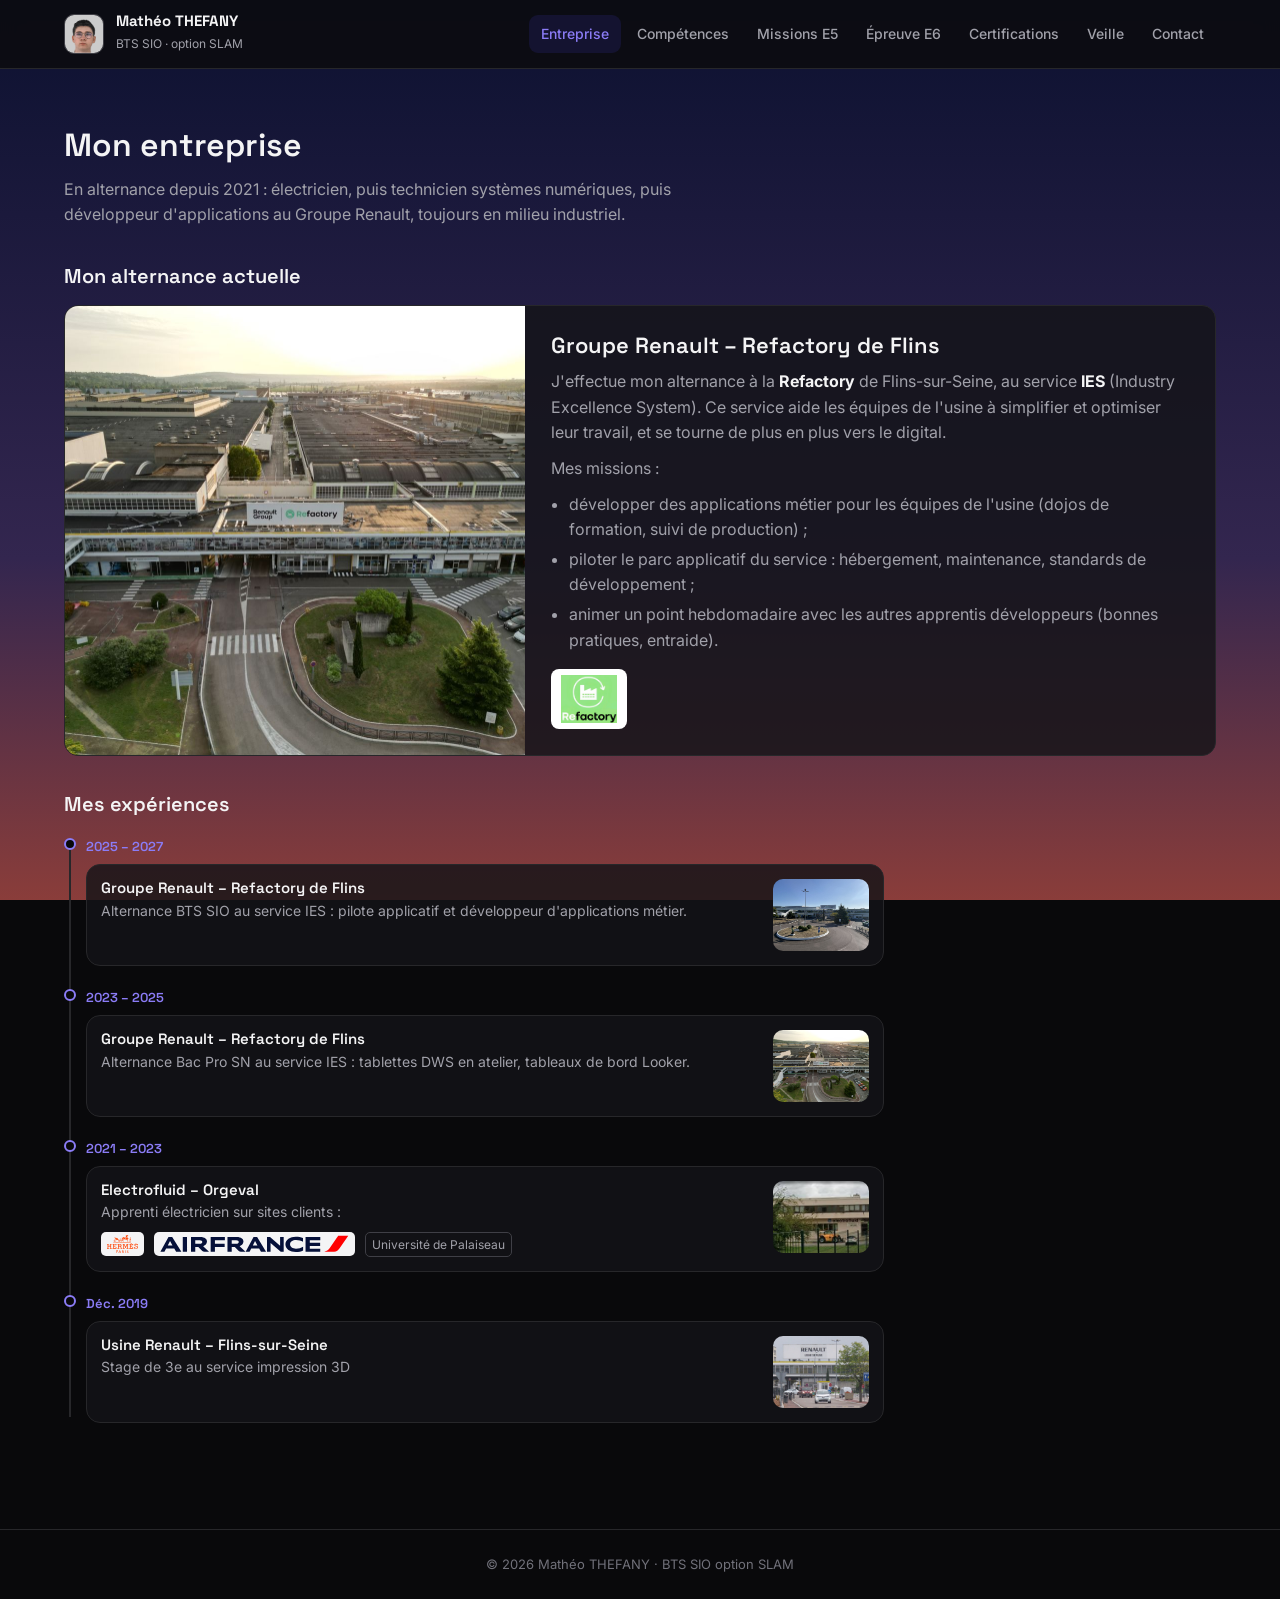
<file: index.html>
<!DOCTYPE html>
<html lang="fr">
<head>
    <meta charset="UTF-8">
    <meta name="viewport" content="width=device-width, initial-scale=1.0">
    <title>Entreprise | Mathéo THEFANY</title>
    <meta name="description" content="Portfolio de Mathéo THEFANY, étudiant en BTS SIO option SLAM à Ynov Nanterre, alternant au Groupe Renault.">

    <link rel="preconnect" href="https://fonts.googleapis.com">
    <link rel="preconnect" href="https://fonts.gstatic.com" crossorigin>
    <link href="https://fonts.googleapis.com/css2?family=Space+Grotesk:wght@500;600;700&family=Inter:wght@400;500;600&display=swap" rel="stylesheet">

    <link rel="stylesheet" href="assets/css/background.css">
    <link rel="stylesheet" href="assets/css/style.css">
    <link rel="stylesheet" href="assets/css/portfolio.css">
</head>
<body>
    <header id="header" class="entete"></header>

    <main class="contenu">
        <section id="entreprise" class="section">
            <h1>Mon entreprise</h1>
            <p class="intro">
                En alternance depuis 2021 : électricien, puis technicien systèmes numériques,
                puis développeur d'applications au Groupe Renault, toujours en milieu industriel.
            </p>

            <h2 class="titre-bloc">Mon alternance actuelle</h2>
            <article class="carte-media">
                <img src="assets/img/refactory-flins.jpg" alt="Refactory de Flins vue du ciel" loading="lazy">
                <div class="texte">
                    <h3>Groupe Renault – Refactory de Flins</h3>
                    <p>
                        J'effectue mon alternance à la <strong>Refactory</strong> de Flins-sur-Seine, au service
                        <strong>IES</strong> (Industry Excellence System). Ce service aide les équipes de l'usine
                        à simplifier et optimiser leur travail, et se tourne de plus en plus vers le digital.
                    </p>
                    <p>Mes missions :</p>
                    <ul class="liste">
                        <li>développer des applications métier pour les équipes de l'usine (dojos de formation, suivi de production) ;</li>
                        <li>piloter le parc applicatif du service : hébergement, maintenance, standards de développement ;</li>
                        <li>animer un point hebdomadaire avec les autres apprentis développeurs (bonnes pratiques, entraide).</li>
                    </ul>
                    <img class="logo-entreprise" src="assets/img/refactory-logo.png" alt="Logo de la Refactory">
                </div>
            </article>

            <h2 class="titre-bloc">Mes expériences</h2>
            <div class="frise-seule">
                <ol class="frise">
                        <li class="etape">
                            <span class="periode">2025 – 2027</span>
                            <div class="carte-etape">
                                <div class="texte">
                                    <h4>Groupe Renault – Refactory de Flins</h4>
                                    <p>Alternance BTS SIO au service IES : pilote applicatif et développeur d'applications métier.</p>
                                </div>
                                <img src="assets/img/refactory-flins-ies.jpg" alt="Refactory de Flins" loading="lazy">
                            </div>
                        </li>
                        <li class="etape">
                            <span class="periode">2023 – 2025</span>
                            <div class="carte-etape">
                                <div class="texte">
                                    <h4>Groupe Renault – Refactory de Flins</h4>
                                    <p>Alternance Bac Pro SN au service IES : tablettes DWS en atelier, tableaux de bord Looker.</p>
                                </div>
                                <img src="assets/img/refactory-flins.jpg" alt="Usine de la Refactory de Flins vue du ciel" loading="lazy">
                            </div>
                        </li>
                        <li class="etape">
                            <span class="periode">2021 – 2023</span>
                            <div class="carte-etape">
                                <div class="texte">
                                    <h4>Electrofluid – Orgeval</h4>
                                    <p>Apprenti électricien sur sites clients :</p>
                                    <div class="clients">
                                        <img src="assets/img/hermes.svg" alt="Hermès" title="Usine Hermès">
                                        <img src="assets/img/air-france.svg" alt="Air France" title="Bâtiment Air France">
                                        <span>Université de Palaiseau</span>
                                    </div>
                                </div>
                                <img src="assets/img/electrofluid.jpg" alt="Locaux d'Electrofluid" loading="lazy">
                            </div>
                        </li>
                        <li class="etape">
                            <span class="periode">Déc. 2019</span>
                            <div class="carte-etape">
                                <div class="texte">
                                    <h4>Usine Renault – Flins-sur-Seine</h4>
                                    <p>Stage de 3e au service impression 3D</p>
                                </div>
                                <img src="assets/img/renault-usine-flins.jpg" alt="Usine Renault de Flins" loading="lazy">
                            </div>
                        </li>
                    </ol>
            </div>
        </section>
    </main>

    <footer class="pied">© <span id="annee">2026</span> Mathéo THEFANY · BTS SIO option SLAM</footer>

    <script src="assets/js/header.js"></script>
</body>
</html>
</file>
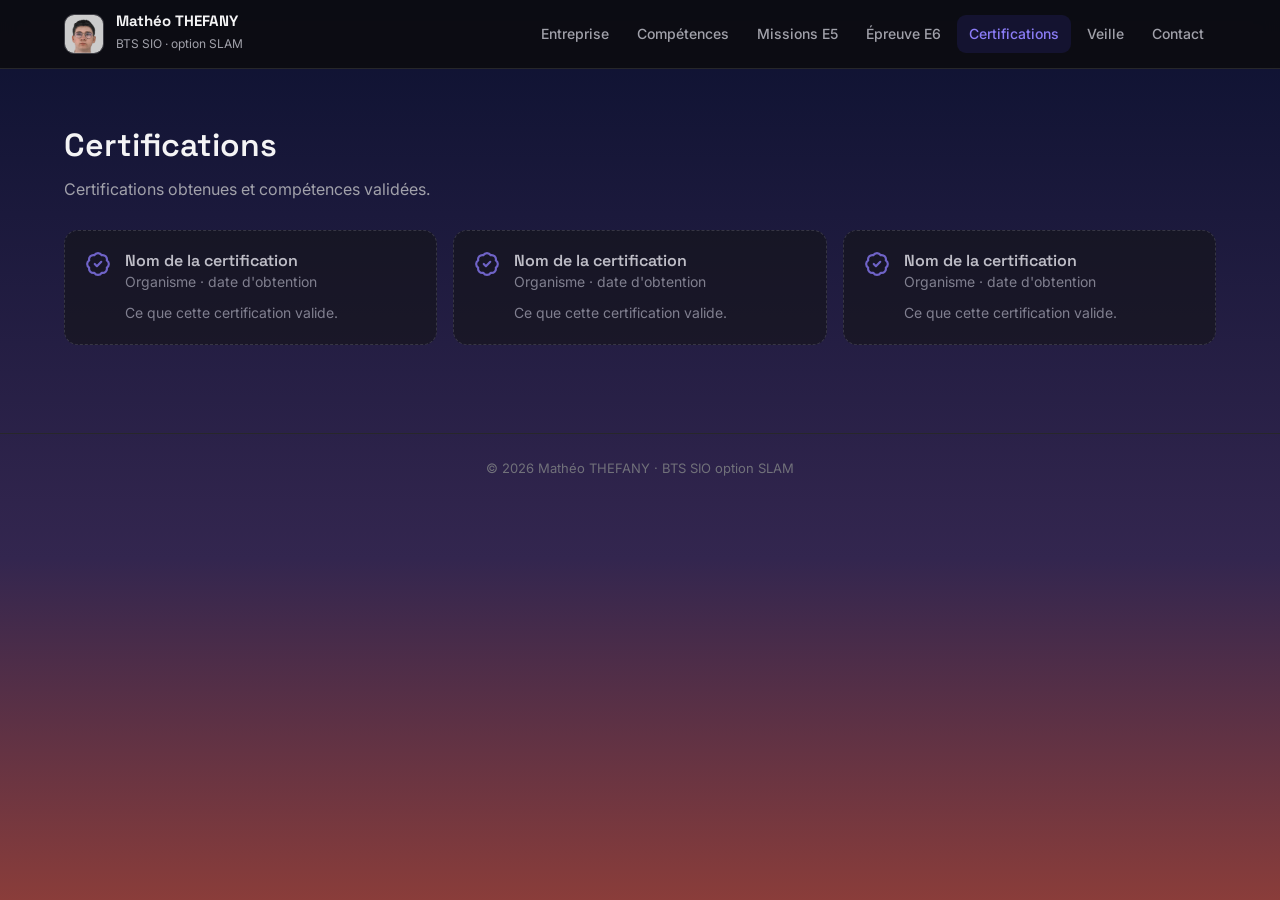
<file: certifications.html>
<!DOCTYPE html>
<html lang="fr">
<head>
    <meta charset="UTF-8">
    <meta name="viewport" content="width=device-width, initial-scale=1.0">
    <title>Certifications | Mathéo THEFANY</title>
    <meta name="description" content="Portfolio de Mathéo THEFANY, étudiant en BTS SIO option SLAM à Ynov Nanterre, alternant au Groupe Renault.">

    <link rel="preconnect" href="https://fonts.googleapis.com">
    <link rel="preconnect" href="https://fonts.gstatic.com" crossorigin>
    <link href="https://fonts.googleapis.com/css2?family=Space+Grotesk:wght@500;600;700&family=Inter:wght@400;500;600&display=swap" rel="stylesheet">

    <link rel="stylesheet" href="assets/css/background.css">
    <link rel="stylesheet" href="assets/css/style.css">
    <link rel="stylesheet" href="assets/css/portfolio.css">
</head>
<body>
    <header id="header" class="entete"></header>

    <main class="contenu">
        <section id="certifications" class="section">
            <h1>Certifications</h1>
            <p class="intro">Certifications obtenues et compétences validées.</p>

            <div class="grille-formations">
                <article class="formation a-completer">
                    <svg class="icone"><use href="#i-check"/></svg>
                    <div>
                        <h4>Nom de la certification</h4>
                        <p class="petit">Organisme · date d'obtention</p>
                        <p>Ce que cette certification valide.</p>
                    </div>
                </article>
                <article class="formation a-completer">
                    <svg class="icone"><use href="#i-check"/></svg>
                    <div>
                        <h4>Nom de la certification</h4>
                        <p class="petit">Organisme · date d'obtention</p>
                        <p>Ce que cette certification valide.</p>
                    </div>
                </article>
                <article class="formation a-completer">
                    <svg class="icone"><use href="#i-check"/></svg>
                    <div>
                        <h4>Nom de la certification</h4>
                        <p class="petit">Organisme · date d'obtention</p>
                        <p>Ce que cette certification valide.</p>
                    </div>
                </article>
            </div>
        </section>
    </main>

    <footer class="pied">© <span id="annee">2026</span> Mathéo THEFANY · BTS SIO option SLAM</footer>

    <script src="assets/js/header.js"></script>
</body>
</html>
</file>
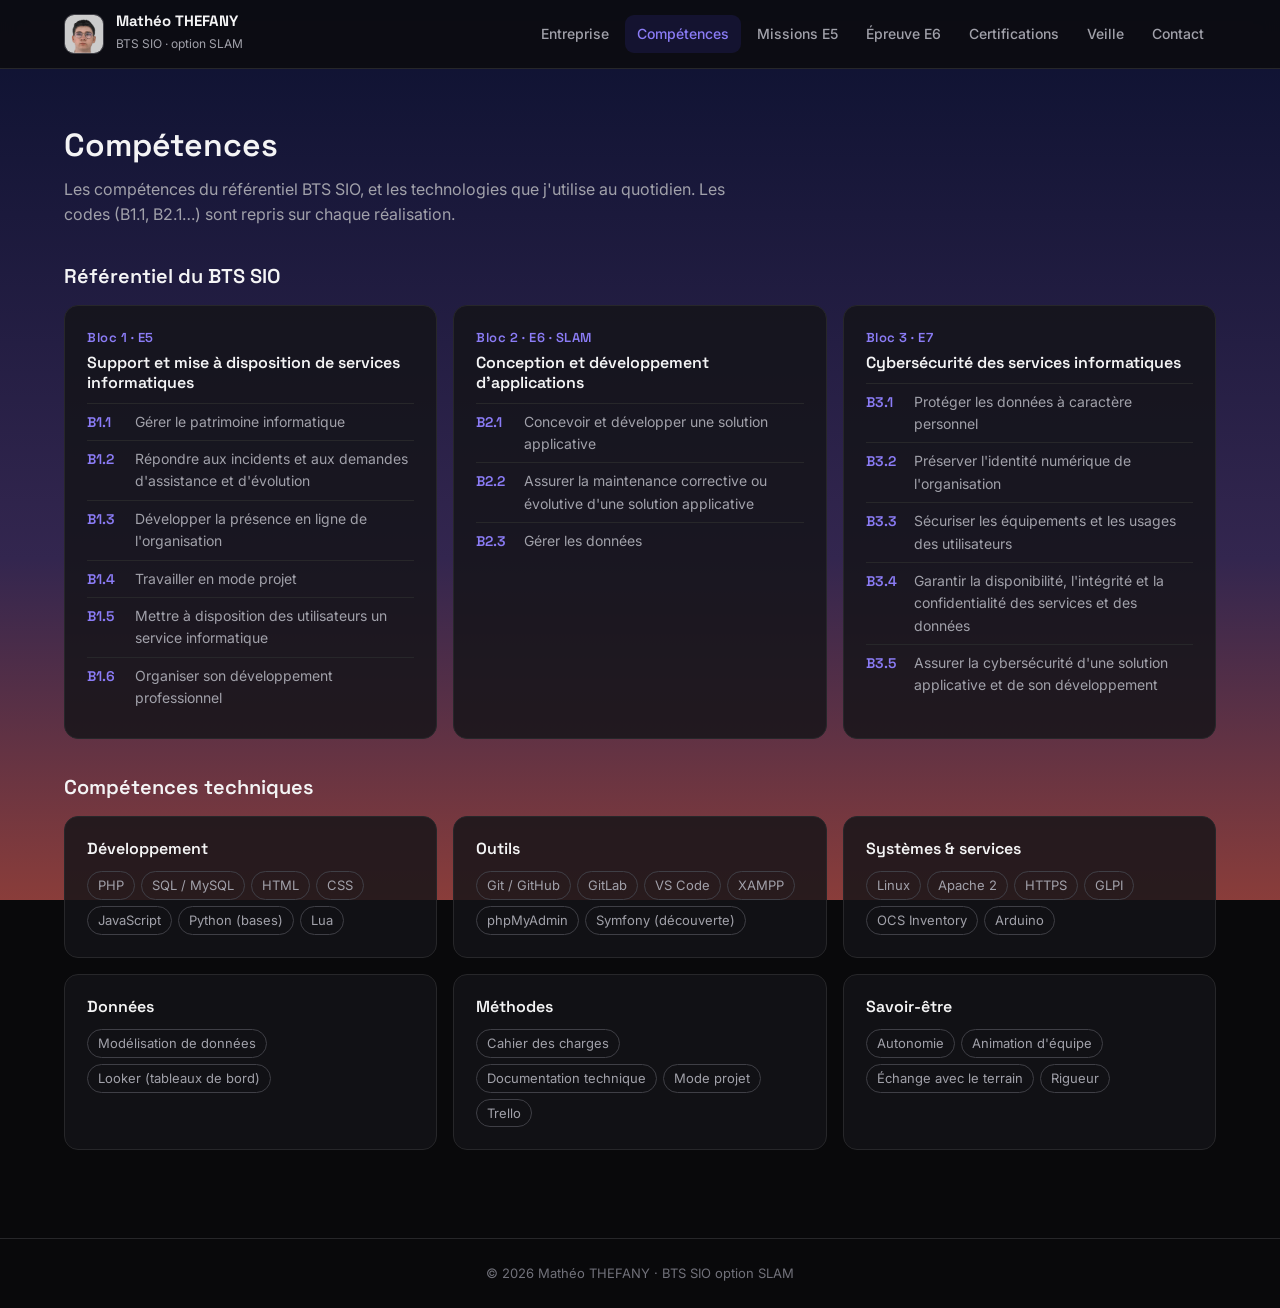
<file: competences.html>
<!DOCTYPE html>
<html lang="fr">
<head>
    <meta charset="UTF-8">
    <meta name="viewport" content="width=device-width, initial-scale=1.0">
    <title>Compétences | Mathéo THEFANY</title>
    <meta name="description" content="Portfolio de Mathéo THEFANY, étudiant en BTS SIO option SLAM à Ynov Nanterre, alternant au Groupe Renault.">

    <link rel="preconnect" href="https://fonts.googleapis.com">
    <link rel="preconnect" href="https://fonts.gstatic.com" crossorigin>
    <link href="https://fonts.googleapis.com/css2?family=Space+Grotesk:wght@500;600;700&family=Inter:wght@400;500;600&display=swap" rel="stylesheet">

    <link rel="stylesheet" href="assets/css/background.css">
    <link rel="stylesheet" href="assets/css/style.css">
    <link rel="stylesheet" href="assets/css/portfolio.css">
</head>
<body>
    <header id="header" class="entete"></header>

    <main class="contenu">
        <section id="competences" class="section">
            <h1>Compétences</h1>
            <p class="intro">
                Les compétences du référentiel BTS SIO, et les technologies que j'utilise au quotidien.
                Les codes (B1.1, B2.1…) sont repris sur chaque réalisation.
            </p>

            <h3 class="titre-bloc">Référentiel du BTS SIO</h3>
            <div class="trois-colonnes">
                <div class="bloc">
                    <p class="code">Bloc 1 · E5</p>
                    <h4>Support et mise à disposition de services informatiques</h4>
                    <ul class="referentiel">
                        <li><span>B1.1</span>Gérer le patrimoine informatique</li>
                        <li><span>B1.2</span>Répondre aux incidents et aux demandes d'assistance et d'évolution</li>
                        <li><span>B1.3</span>Développer la présence en ligne de l'organisation</li>
                        <li><span>B1.4</span>Travailler en mode projet</li>
                        <li><span>B1.5</span>Mettre à disposition des utilisateurs un service informatique</li>
                        <li><span>B1.6</span>Organiser son développement professionnel</li>
                    </ul>
                </div>
                <div class="bloc">
                    <p class="code">Bloc 2 · E6 · SLAM</p>
                    <h4>Conception et développement d'applications</h4>
                    <ul class="referentiel">
                        <li><span>B2.1</span>Concevoir et développer une solution applicative</li>
                        <li><span>B2.2</span>Assurer la maintenance corrective ou évolutive d'une solution applicative</li>
                        <li><span>B2.3</span>Gérer les données</li>
                    </ul>
                </div>
                <div class="bloc">
                    <p class="code">Bloc 3 · E7</p>
                    <h4>Cybersécurité des services informatiques</h4>
                    <ul class="referentiel">
                        <li><span>B3.1</span>Protéger les données à caractère personnel</li>
                        <li><span>B3.2</span>Préserver l'identité numérique de l'organisation</li>
                        <li><span>B3.3</span>Sécuriser les équipements et les usages des utilisateurs</li>
                        <li><span>B3.4</span>Garantir la disponibilité, l'intégrité et la confidentialité des services et des données</li>
                        <li><span>B3.5</span>Assurer la cybersécurité d'une solution applicative et de son développement</li>
                    </ul>
                </div>
            </div>

            <h3 class="titre-bloc">Compétences techniques</h3>
            <div class="grille-competences">
                <div class="bloc">
                    <h4>Développement</h4>
                    <ul class="tags">
                        <li>PHP</li><li>SQL / MySQL</li><li>HTML</li><li>CSS</li><li>JavaScript</li><li>Python (bases)</li><li>Lua</li>
                    </ul>
                </div>
                <div class="bloc">
                    <h4>Outils</h4>
                    <ul class="tags">
                        <li>Git / GitHub</li><li>GitLab</li><li>VS Code</li><li>XAMPP</li><li>phpMyAdmin</li><li>Symfony (découverte)</li>
                    </ul>
                </div>
                <div class="bloc">
                    <h4>Systèmes &amp; services</h4>
                    <ul class="tags">
                        <li>Linux</li><li>Apache 2</li><li>HTTPS</li><li>GLPI</li><li>OCS Inventory</li><li>Arduino</li>
                    </ul>
                </div>
                <div class="bloc">
                    <h4>Données</h4>
                    <ul class="tags">
                        <li>Modélisation de données</li><li>Looker (tableaux de bord)</li>
                    </ul>
                </div>
                <div class="bloc">
                    <h4>Méthodes</h4>
                    <ul class="tags">
                        <li>Cahier des charges</li><li>Documentation technique</li><li>Mode projet</li><li>Trello</li>
                    </ul>
                </div>
                <div class="bloc">
                    <h4>Savoir-être</h4>
                    <ul class="tags">
                        <li>Autonomie</li><li>Animation d'équipe</li><li>Échange avec le terrain</li><li>Rigueur</li>
                    </ul>
                </div>
            </div>
        </section>
    </main>

    <footer class="pied">© <span id="annee">2026</span> Mathéo THEFANY · BTS SIO option SLAM</footer>

    <script src="assets/js/header.js"></script>
</body>
</html>
</file>
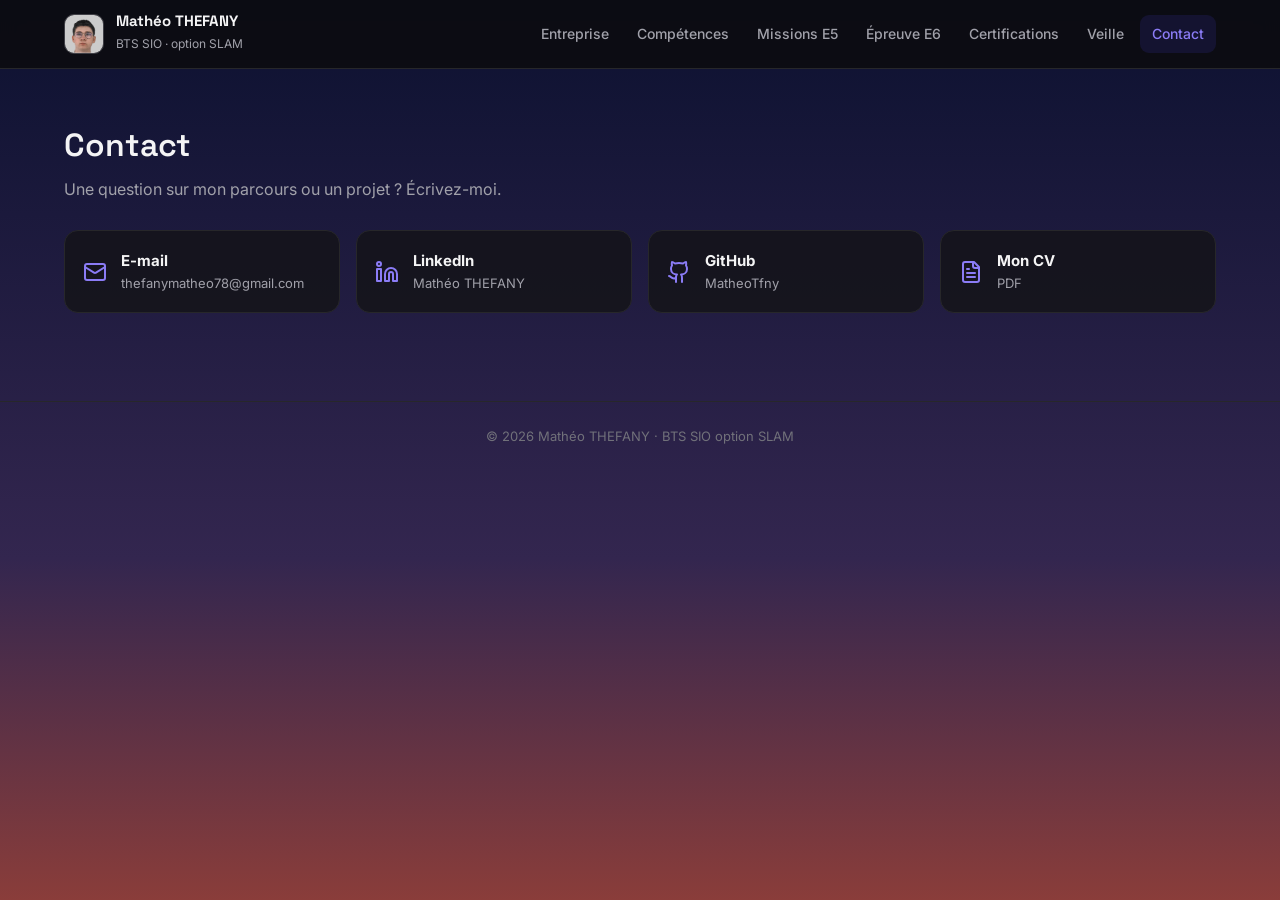
<file: contact.html>
<!DOCTYPE html>
<html lang="fr">
<head>
    <meta charset="UTF-8">
    <meta name="viewport" content="width=device-width, initial-scale=1.0">
    <title>Contact | Mathéo THEFANY</title>
    <meta name="description" content="Portfolio de Mathéo THEFANY, étudiant en BTS SIO option SLAM à Ynov Nanterre, alternant au Groupe Renault.">

    <link rel="preconnect" href="https://fonts.googleapis.com">
    <link rel="preconnect" href="https://fonts.gstatic.com" crossorigin>
    <link href="https://fonts.googleapis.com/css2?family=Space+Grotesk:wght@500;600;700&family=Inter:wght@400;500;600&display=swap" rel="stylesheet">

    <link rel="stylesheet" href="assets/css/background.css">
    <link rel="stylesheet" href="assets/css/style.css">
    <link rel="stylesheet" href="assets/css/portfolio.css">
</head>
<body>
    <header id="header" class="entete"></header>

    <main class="contenu">
        <section id="contact" class="section">
            <h1>Contact</h1>
            <p class="intro">Une question sur mon parcours ou un projet ? Écrivez-moi.</p>

            <div class="grille-contact">
                <a class="contact-carte" href="mailto:thefanymatheo78@gmail.com">
                    <svg class="icone"><use href="#i-mail"/></svg>
                    <span><strong>E-mail</strong><small>thefanymatheo78@gmail.com</small></span>
                </a>
                <a class="contact-carte" href="https://www.linkedin.com/" target="_blank" rel="noopener">
                    <svg class="icone"><use href="#i-linkedin"/></svg>
                    <span><strong>LinkedIn</strong><small>Mathéo THEFANY</small></span>
                </a>
                <a class="contact-carte" href="https://github.com/MatheoTfny" target="_blank" rel="noopener">
                    <svg class="icone"><use href="#i-github"/></svg>
                    <span><strong>GitHub</strong><small>MatheoTfny</small></span>
                </a>
                <a class="contact-carte" href="assets/docs/cv.pdf" target="_blank" rel="noopener">
                    <svg class="icone"><use href="#i-file"/></svg>
                    <span><strong>Mon CV</strong><small>PDF</small></span>
                </a>
            </div>
        </section>
    </main>

    <footer class="pied">© <span id="annee">2026</span> Mathéo THEFANY · BTS SIO option SLAM</footer>

    <script src="assets/js/header.js"></script>
</body>
</html>
</file>
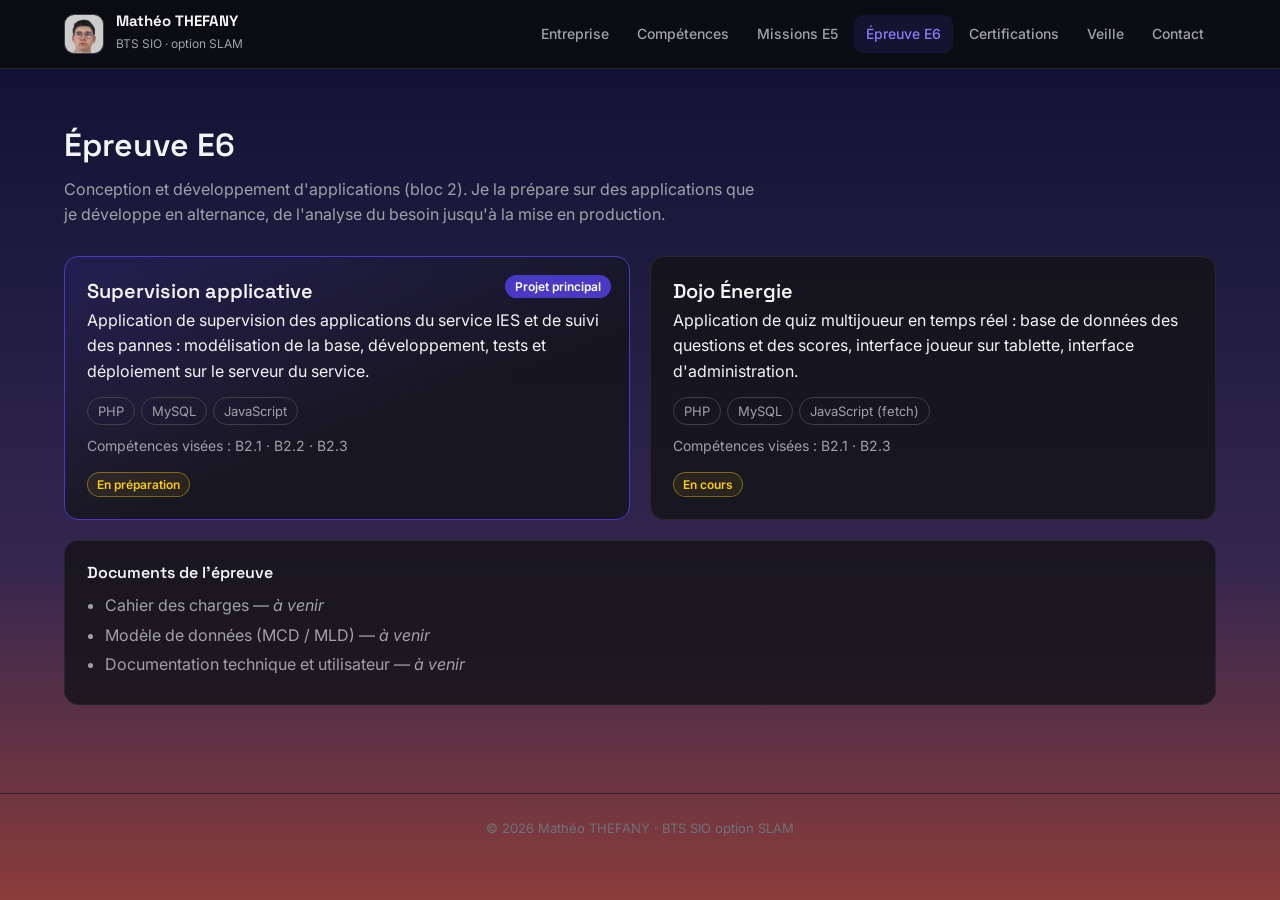
<file: e6.html>
<!DOCTYPE html>
<html lang="fr">
<head>
    <meta charset="UTF-8">
    <meta name="viewport" content="width=device-width, initial-scale=1.0">
    <title>Épreuve E6 | Mathéo THEFANY</title>
    <meta name="description" content="Portfolio de Mathéo THEFANY, étudiant en BTS SIO option SLAM à Ynov Nanterre, alternant au Groupe Renault.">

    <link rel="preconnect" href="https://fonts.googleapis.com">
    <link rel="preconnect" href="https://fonts.gstatic.com" crossorigin>
    <link href="https://fonts.googleapis.com/css2?family=Space+Grotesk:wght@500;600;700&family=Inter:wght@400;500;600&display=swap" rel="stylesheet">

    <link rel="stylesheet" href="assets/css/background.css">
    <link rel="stylesheet" href="assets/css/style.css">
    <link rel="stylesheet" href="assets/css/portfolio.css">
</head>
<body>
    <header id="header" class="entete"></header>

    <main class="contenu">
        <section id="e6" class="section">
            <h1>Épreuve E6</h1>
            <p class="intro">
                Conception et développement d'applications (bloc 2). Je la prépare sur des applications
                que je développe en alternance, de l'analyse du besoin jusqu'à la mise en production.
            </p>

            <div class="deux-colonnes">
                <article class="bloc bloc-accent">
                    <span class="badge">Projet principal</span>
                    <h3>Supervision applicative</h3>
                    <p>
                        Application de supervision des applications du service IES et de suivi des pannes :
                        modélisation de la base, développement, tests et déploiement sur le serveur du service.
                    </p>
                    <ul class="tags"><li>PHP</li><li>MySQL</li><li>JavaScript</li></ul>
                    <p class="petit">Compétences visées : B2.1 · B2.2 · B2.3</p>
                    <span class="statut">En préparation</span>
                </article>
                <article class="bloc">
                    <h3>Dojo Énergie</h3>
                    <p>
                        Application de quiz multijoueur en temps réel : base de données des questions et
                        des scores, interface joueur sur tablette, interface d'administration.
                    </p>
                    <ul class="tags"><li>PHP</li><li>MySQL</li><li>JavaScript (fetch)</li></ul>
                    <p class="petit">Compétences visées : B2.1 · B2.3</p>
                    <span class="statut">En cours</span>
                </article>
            </div>

            <div class="bloc">
                <h4>Documents de l'épreuve</h4>
                <ul class="liste">
                    <li>Cahier des charges — <em>à venir</em></li>
                    <li>Modèle de données (MCD / MLD) — <em>à venir</em></li>
                    <li>Documentation technique et utilisateur — <em>à venir</em></li>
                </ul>
            </div>
        </section>
    </main>

    <footer class="pied">© <span id="annee">2026</span> Mathéo THEFANY · BTS SIO option SLAM</footer>

    <script src="assets/js/header.js"></script>
</body>
</html>
</file>
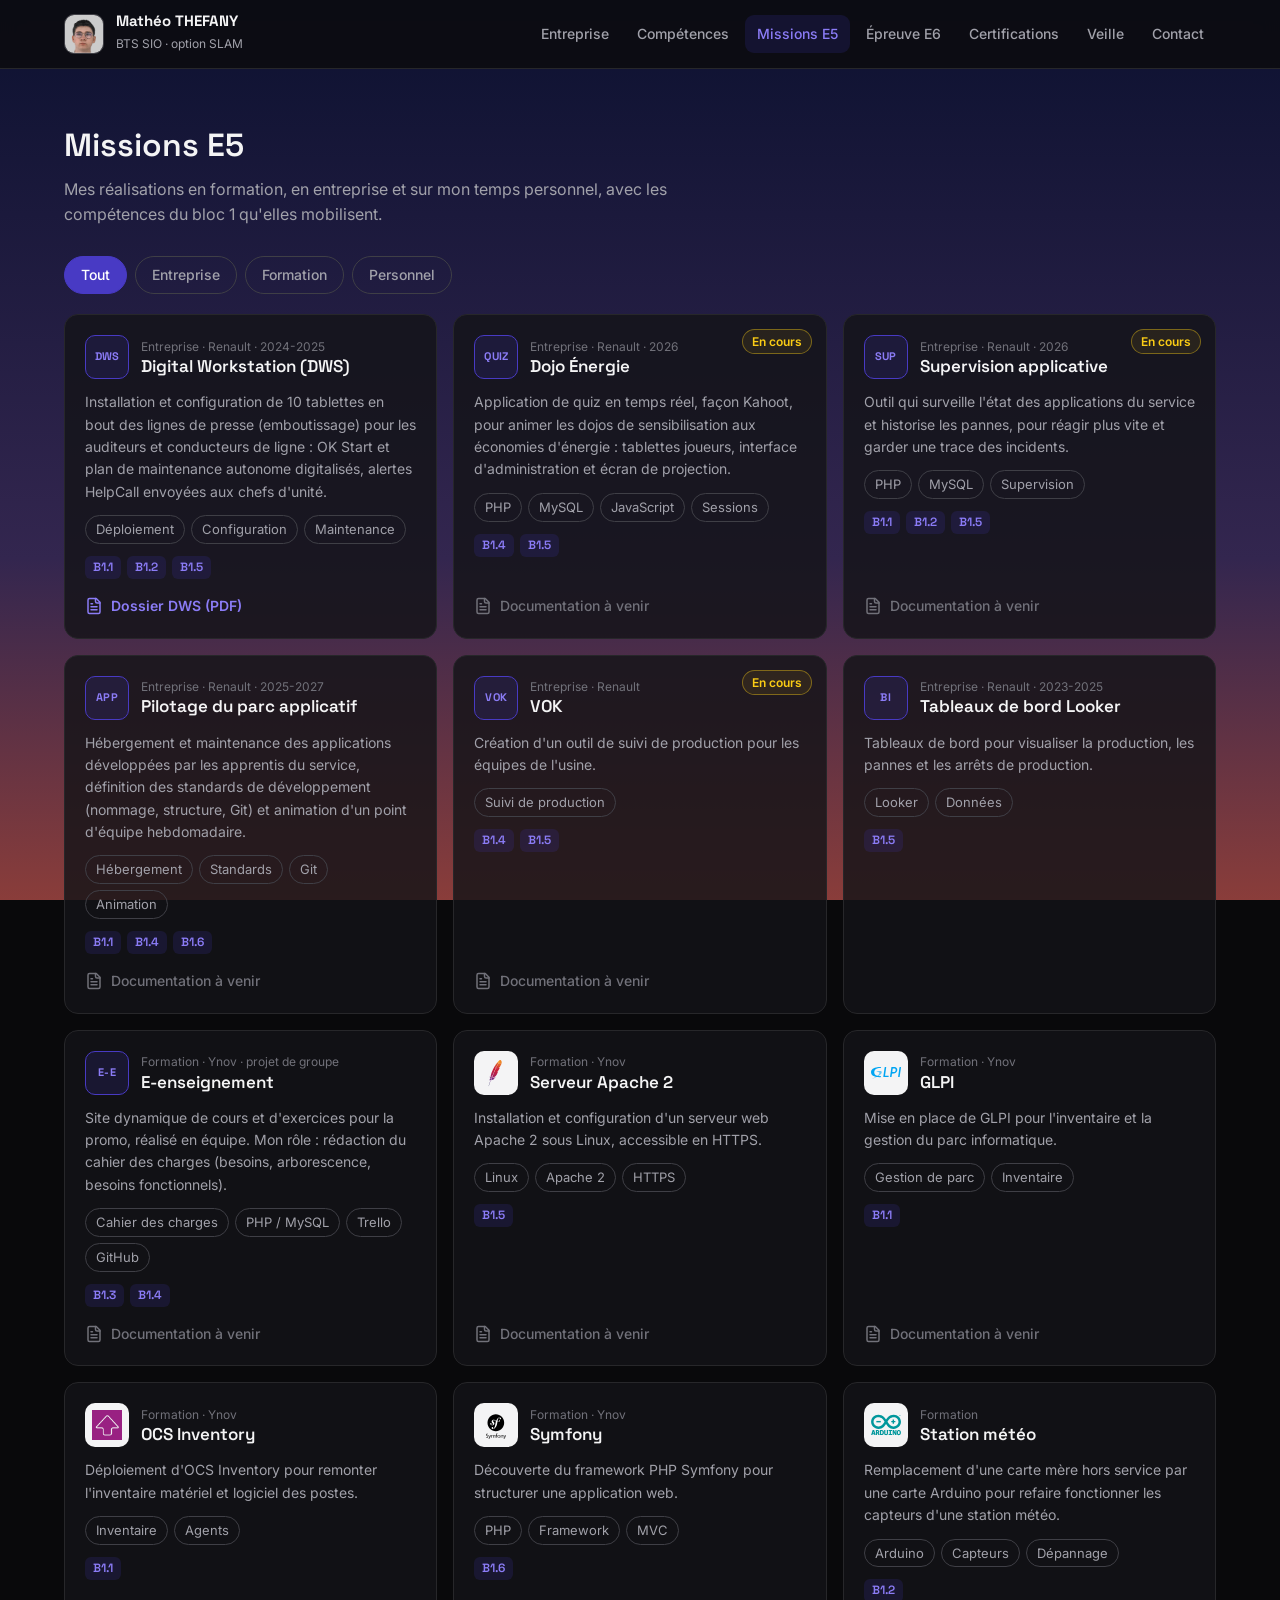
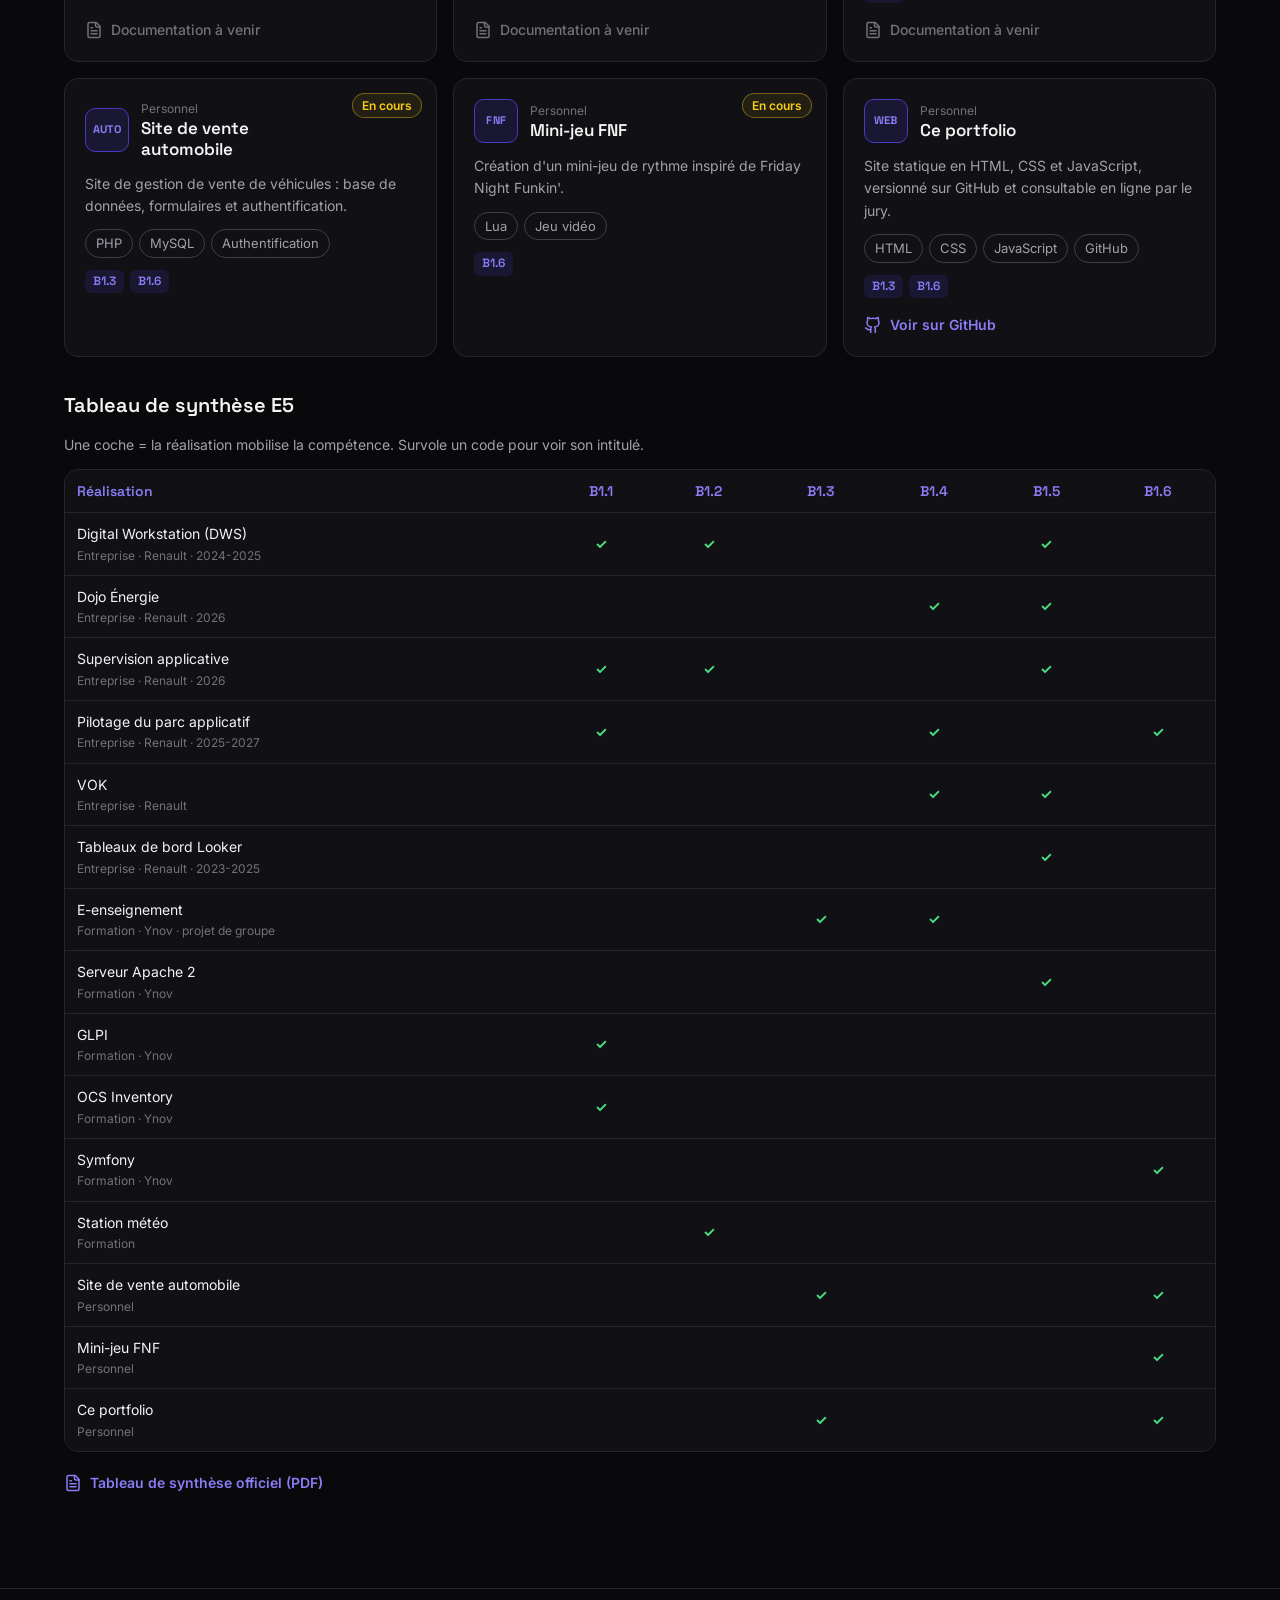
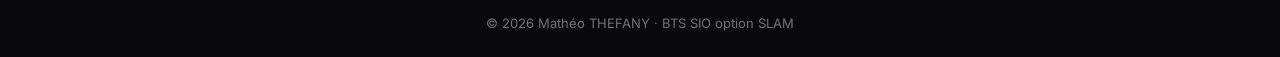
<file: missions-e5.html>
<!DOCTYPE html>
<html lang="fr">
<head>
    <meta charset="UTF-8">
    <meta name="viewport" content="width=device-width, initial-scale=1.0">
    <title>Missions E5 | Mathéo THEFANY</title>
    <meta name="description" content="Portfolio de Mathéo THEFANY, étudiant en BTS SIO option SLAM à Ynov Nanterre, alternant au Groupe Renault.">

    <link rel="preconnect" href="https://fonts.googleapis.com">
    <link rel="preconnect" href="https://fonts.gstatic.com" crossorigin>
    <link href="https://fonts.googleapis.com/css2?family=Space+Grotesk:wght@500;600;700&family=Inter:wght@400;500;600&display=swap" rel="stylesheet">

    <link rel="stylesheet" href="assets/css/background.css">
    <link rel="stylesheet" href="assets/css/style.css">
    <link rel="stylesheet" href="assets/css/portfolio.css">
</head>
<body>
    <header id="header" class="entete"></header>

    <main class="contenu">
        <section id="missions" class="section">
            <h1>Missions E5</h1>
            <p class="intro">
                Mes réalisations en formation, en entreprise et sur mon temps personnel,
                avec les compétences du bloc 1 qu'elles mobilisent.
            </p>

            <div class="filtres" role="group" aria-label="Filtrer les réalisations">
                <button type="button" class="filtre actif" data-filtre="tout">Tout</button>
                <button type="button" class="filtre" data-filtre="entreprise">Entreprise</button>
                <button type="button" class="filtre" data-filtre="formation">Formation</button>
                <button type="button" class="filtre" data-filtre="personnel">Personnel</button>
            </div>

            <div class="grille-missions">

                <article class="mission" data-categorie="entreprise" data-comp="B1.1 B1.2 B1.5">
                    <div class="mission-haut">
                        <span class="mission-logo logo-texte">DWS</span>
                        <div>
                            <p class="mission-contexte">Entreprise · Renault · 2024-2025</p>
                            <h3>Digital Workstation (DWS)</h3>
                        </div>
                    </div>
                    <p>
                        Installation et configuration de 10 tablettes en bout des lignes de presse (emboutissage)
                        pour les auditeurs et conducteurs de ligne : OK Start et plan de maintenance autonome
                        digitalisés, alertes HelpCall envoyées aux chefs d'unité.
                    </p>
                    <ul class="tags"><li>Déploiement</li><li>Configuration</li><li>Maintenance</li></ul>
                    <div class="mission-comp"></div>
                    <a class="lien-doc" href="assets/docs/dossier-dws.pdf" target="_blank" rel="noopener">
                        <svg class="icone"><use href="#i-file"/></svg>Dossier DWS (PDF)
                    </a>
                </article>

                <article class="mission" data-categorie="entreprise" data-comp="B1.4 B1.5">
                    <div class="mission-haut">
                        <span class="mission-logo logo-texte">QUIZ</span>
                        <div>
                            <p class="mission-contexte">Entreprise · Renault · 2026</p>
                            <h3>Dojo Énergie</h3>
                        </div>
                        <span class="statut">En cours</span>
                    </div>
                    <p>
                        Application de quiz en temps réel, façon Kahoot, pour animer les dojos de sensibilisation
                        aux économies d'énergie : tablettes joueurs, interface d'administration et écran de projection.
                    </p>
                    <ul class="tags"><li>PHP</li><li>MySQL</li><li>JavaScript</li><li>Sessions</li></ul>
                    <div class="mission-comp"></div>
                    <span class="lien-doc desactive"><svg class="icone"><use href="#i-file"/></svg>Documentation à venir</span>
                </article>

                <article class="mission" data-categorie="entreprise" data-comp="B1.1 B1.2 B1.5">
                    <div class="mission-haut">
                        <span class="mission-logo logo-texte">SUP</span>
                        <div>
                            <p class="mission-contexte">Entreprise · Renault · 2026</p>
                            <h3>Supervision applicative</h3>
                        </div>
                        <span class="statut">En cours</span>
                    </div>
                    <p>
                        Outil qui surveille l'état des applications du service et historise les pannes,
                        pour réagir plus vite et garder une trace des incidents.
                    </p>
                    <ul class="tags"><li>PHP</li><li>MySQL</li><li>Supervision</li></ul>
                    <div class="mission-comp"></div>
                    <span class="lien-doc desactive"><svg class="icone"><use href="#i-file"/></svg>Documentation à venir</span>
                </article>

                <article class="mission" data-categorie="entreprise" data-comp="B1.1 B1.4 B1.6">
                    <div class="mission-haut">
                        <span class="mission-logo logo-texte">APP</span>
                        <div>
                            <p class="mission-contexte">Entreprise · Renault · 2025-2027</p>
                            <h3>Pilotage du parc applicatif</h3>
                        </div>
                    </div>
                    <p>
                        Hébergement et maintenance des applications développées par les apprentis du service,
                        définition des standards de développement (nommage, structure, Git) et animation
                        d'un point d'équipe hebdomadaire.
                    </p>
                    <ul class="tags"><li>Hébergement</li><li>Standards</li><li>Git</li><li>Animation</li></ul>
                    <div class="mission-comp"></div>
                    <span class="lien-doc desactive"><svg class="icone"><use href="#i-file"/></svg>Documentation à venir</span>
                </article>

                <article class="mission" data-categorie="entreprise" data-comp="B1.4 B1.5">
                    <div class="mission-haut">
                        <span class="mission-logo logo-texte">VOK</span>
                        <div>
                            <p class="mission-contexte">Entreprise · Renault</p>
                            <h3>VOK</h3>
                        </div>
                        <span class="statut">En cours</span>
                    </div>
                    <p>Création d'un outil de suivi de production pour les équipes de l'usine.</p>
                    <ul class="tags"><li>Suivi de production</li></ul>
                    <div class="mission-comp"></div>
                    <span class="lien-doc desactive"><svg class="icone"><use href="#i-file"/></svg>Documentation à venir</span>
                </article>

                <article class="mission" data-categorie="entreprise" data-comp="B1.5">
                    <div class="mission-haut">
                        <span class="mission-logo logo-texte">BI</span>
                        <div>
                            <p class="mission-contexte">Entreprise · Renault · 2023-2025</p>
                            <h3>Tableaux de bord Looker</h3>
                        </div>
                    </div>
                    <p>Tableaux de bord pour visualiser la production, les pannes et les arrêts de production.</p>
                    <ul class="tags"><li>Looker</li><li>Données</li></ul>
                    <div class="mission-comp"></div>
                </article>

                <article class="mission" data-categorie="formation" data-comp="B1.3 B1.4">
                    <div class="mission-haut">
                        <span class="mission-logo logo-texte">E-E</span>
                        <div>
                            <p class="mission-contexte">Formation · Ynov · projet de groupe</p>
                            <h3>E-enseignement</h3>
                        </div>
                    </div>
                    <p>
                        Site dynamique de cours et d'exercices pour la promo, réalisé en équipe.
                        Mon rôle : rédaction du cahier des charges (besoins, arborescence, besoins fonctionnels).
                    </p>
                    <ul class="tags"><li>Cahier des charges</li><li>PHP / MySQL</li><li>Trello</li><li>GitHub</li></ul>
                    <div class="mission-comp"></div>
                    <span class="lien-doc desactive"><svg class="icone"><use href="#i-file"/></svg>Documentation à venir</span>
                </article>

                <article class="mission" data-categorie="formation" data-comp="B1.5">
                    <div class="mission-haut">
                        <span class="mission-logo"><img src="assets/img/apache.svg" alt=""></span>
                        <div>
                            <p class="mission-contexte">Formation · Ynov</p>
                            <h3>Serveur Apache 2</h3>
                        </div>
                    </div>
                    <p>Installation et configuration d'un serveur web Apache 2 sous Linux, accessible en HTTPS.</p>
                    <ul class="tags"><li>Linux</li><li>Apache 2</li><li>HTTPS</li></ul>
                    <div class="mission-comp"></div>
                    <span class="lien-doc desactive"><svg class="icone"><use href="#i-file"/></svg>Documentation à venir</span>
                </article>

                <article class="mission" data-categorie="formation" data-comp="B1.1">
                    <div class="mission-haut">
                        <span class="mission-logo"><img src="assets/img/glpi.svg" alt=""></span>
                        <div>
                            <p class="mission-contexte">Formation · Ynov</p>
                            <h3>GLPI</h3>
                        </div>
                    </div>
                    <p>Mise en place de GLPI pour l'inventaire et la gestion du parc informatique.</p>
                    <ul class="tags"><li>Gestion de parc</li><li>Inventaire</li></ul>
                    <div class="mission-comp"></div>
                    <span class="lien-doc desactive"><svg class="icone"><use href="#i-file"/></svg>Documentation à venir</span>
                </article>

                <article class="mission" data-categorie="formation" data-comp="B1.1">
                    <div class="mission-haut">
                        <span class="mission-logo"><img src="assets/img/ocs-inventory.jpg" alt=""></span>
                        <div>
                            <p class="mission-contexte">Formation · Ynov</p>
                            <h3>OCS Inventory</h3>
                        </div>
                    </div>
                    <p>Déploiement d'OCS Inventory pour remonter l'inventaire matériel et logiciel des postes.</p>
                    <ul class="tags"><li>Inventaire</li><li>Agents</li></ul>
                    <div class="mission-comp"></div>
                    <span class="lien-doc desactive"><svg class="icone"><use href="#i-file"/></svg>Documentation à venir</span>
                </article>

                <article class="mission" data-categorie="formation" data-comp="B1.6">
                    <div class="mission-haut">
                        <span class="mission-logo"><img src="assets/img/symfony.svg" alt=""></span>
                        <div>
                            <p class="mission-contexte">Formation · Ynov</p>
                            <h3>Symfony</h3>
                        </div>
                    </div>
                    <p>Découverte du framework PHP Symfony pour structurer une application web.</p>
                    <ul class="tags"><li>PHP</li><li>Framework</li><li>MVC</li></ul>
                    <div class="mission-comp"></div>
                    <span class="lien-doc desactive"><svg class="icone"><use href="#i-file"/></svg>Documentation à venir</span>
                </article>

                <article class="mission" data-categorie="formation" data-comp="B1.2">
                    <div class="mission-haut">
                        <span class="mission-logo"><img src="assets/img/arduino.svg" alt=""></span>
                        <div>
                            <p class="mission-contexte">Formation</p>
                            <h3>Station météo</h3>
                        </div>
                    </div>
                    <p>Remplacement d'une carte mère hors service par une carte Arduino pour refaire fonctionner les capteurs d'une station météo.</p>
                    <ul class="tags"><li>Arduino</li><li>Capteurs</li><li>Dépannage</li></ul>
                    <div class="mission-comp"></div>
                    <span class="lien-doc desactive"><svg class="icone"><use href="#i-file"/></svg>Documentation à venir</span>
                </article>

                <article class="mission" data-categorie="personnel" data-comp="B1.3 B1.6">
                    <div class="mission-haut">
                        <span class="mission-logo logo-texte">AUTO</span>
                        <div>
                            <p class="mission-contexte">Personnel</p>
                            <h3>Site de vente automobile</h3>
                        </div>
                        <span class="statut">En cours</span>
                    </div>
                    <p>Site de gestion de vente de véhicules : base de données, formulaires et authentification.</p>
                    <ul class="tags"><li>PHP</li><li>MySQL</li><li>Authentification</li></ul>
                    <div class="mission-comp"></div>
                </article>

                <article class="mission" data-categorie="personnel" data-comp="B1.6">
                    <div class="mission-haut">
                        <span class="mission-logo logo-texte">FNF</span>
                        <div>
                            <p class="mission-contexte">Personnel</p>
                            <h3>Mini-jeu FNF</h3>
                        </div>
                        <span class="statut">En cours</span>
                    </div>
                    <p>Création d'un mini-jeu de rythme inspiré de Friday Night Funkin'.</p>
                    <ul class="tags"><li>Lua</li><li>Jeu vidéo</li></ul>
                    <div class="mission-comp"></div>
                </article>

                <article class="mission" data-categorie="personnel" data-comp="B1.3 B1.6">
                    <div class="mission-haut">
                        <span class="mission-logo logo-texte">WEB</span>
                        <div>
                            <p class="mission-contexte">Personnel</p>
                            <h3>Ce portfolio</h3>
                        </div>
                    </div>
                    <p>Site statique en HTML, CSS et JavaScript, versionné sur GitHub et consultable en ligne par le jury.</p>
                    <ul class="tags"><li>HTML</li><li>CSS</li><li>JavaScript</li><li>GitHub</li></ul>
                    <div class="mission-comp"></div>
                    <a class="lien-doc" href="https://github.com/MatheoTfny" target="_blank" rel="noopener">
                        <svg class="icone"><use href="#i-github"/></svg>Voir sur GitHub
                    </a>
                </article>
            </div>

            <h2 class="titre-bloc" id="synthese-e5">Tableau de synthèse E5</h2>
            <p class="petit">Une coche = la réalisation mobilise la compétence. Survole un code pour voir son intitulé.</p>
            <div class="tableau-scroll">
                <table id="synthese" class="synthese"></table>
            </div>
            <a class="lien-doc" href="assets/docs/tableau-synthese.pdf" target="_blank" rel="noopener">
                <svg class="icone"><use href="#i-file"/></svg>Tableau de synthèse officiel (PDF)
            </a>
        </section>
    </main>

    <footer class="pied">© <span id="annee">2026</span> Mathéo THEFANY · BTS SIO option SLAM</footer>

    <script src="assets/js/header.js"></script>
    <script src="assets/js/missions.js"></script>
</body>
</html>
</file>
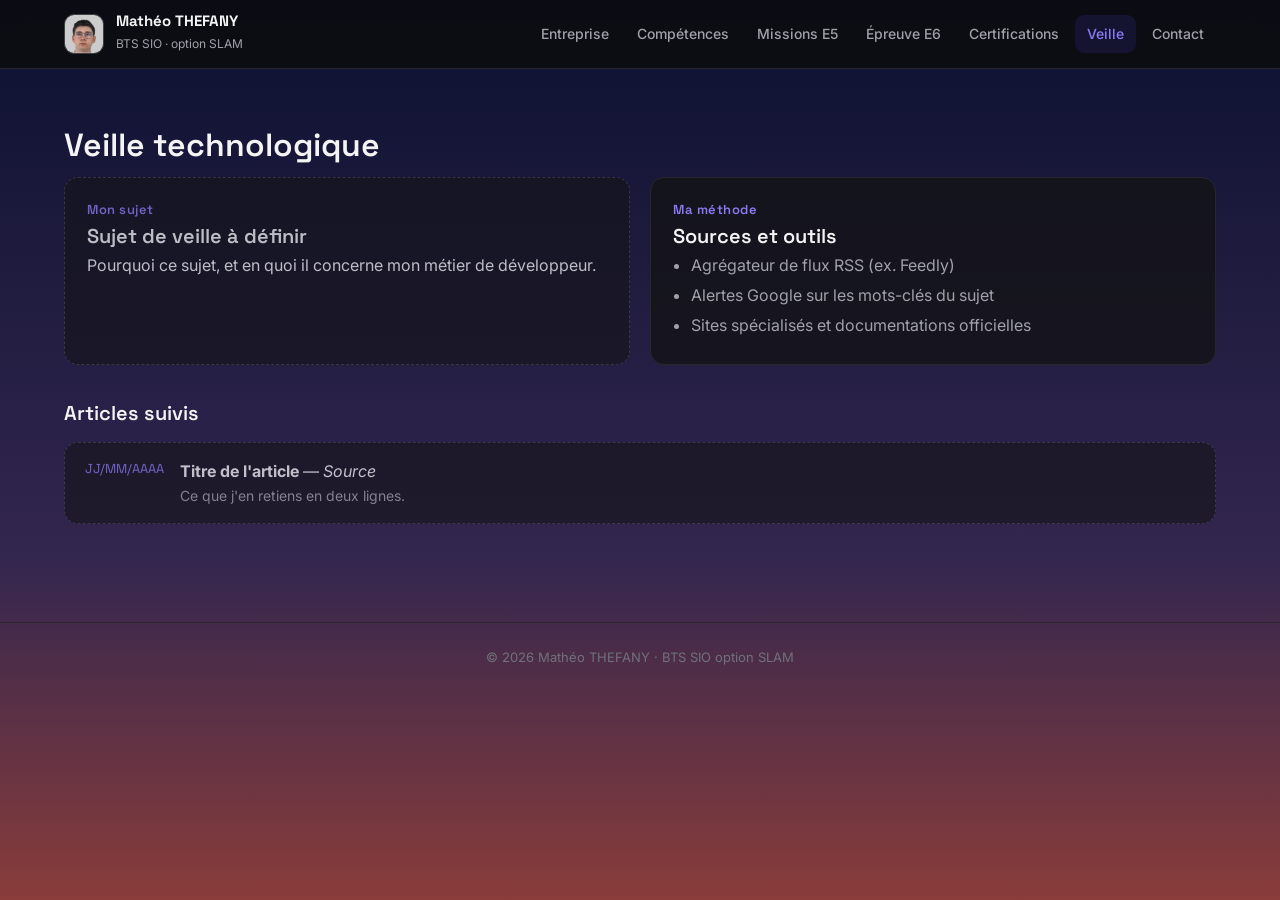
<file: veille.html>
<!DOCTYPE html>
<html lang="fr">
<head>
    <meta charset="UTF-8">
    <meta name="viewport" content="width=device-width, initial-scale=1.0">
    <title>Veille technologique | Mathéo THEFANY</title>
    <meta name="description" content="Portfolio de Mathéo THEFANY, étudiant en BTS SIO option SLAM à Ynov Nanterre, alternant au Groupe Renault.">

    <link rel="preconnect" href="https://fonts.googleapis.com">
    <link rel="preconnect" href="https://fonts.gstatic.com" crossorigin>
    <link href="https://fonts.googleapis.com/css2?family=Space+Grotesk:wght@500;600;700&family=Inter:wght@400;500;600&display=swap" rel="stylesheet">


    <link rel="stylesheet" href="assets/css/background.css">
    <link rel="stylesheet" href="assets/css/style.css">
    <link rel="stylesheet" href="assets/css/portfolio.css">
</head>
<body>
    <header id="header" class="entete"></header>

    <main class="contenu">
        <section id="veille" class="section">
            <h1>Veille technologique</h1>

            <div class="deux-colonnes">
                <div class="bloc a-completer">
                    <p class="code">Mon sujet</p>
                    <h3>Sujet de veille à définir</h3>
                    <p>Pourquoi ce sujet, et en quoi il concerne mon métier de développeur.</p>
                </div>
                <div class="bloc">
                    <p class="code">Ma méthode</p>
                    <h3>Sources et outils</h3>
                    <ul class="liste">
                        <li>Agrégateur de flux RSS (ex. Feedly)</li>
                        <li>Alertes Google sur les mots-clés du sujet</li>
                        <li>Sites spécialisés et documentations officielles</li>
                    </ul>
                </div>
            </div>

            <h3 class="titre-bloc">Articles suivis</h3>
            <ul class="articles">
                <li class="a-completer">
                    <span class="date">JJ/MM/AAAA</span>
                    <div>
                        <strong>Titre de l'article</strong> — <em>Source</em>
                        <p class="petit">Ce que j'en retiens en deux lignes.</p>
                    </div>
                </li>
            </ul>
        </section>
    </main>

    <footer class="pied">© <span id="annee">2026</span> Mathéo THEFANY · BTS SIO option SLAM</footer>

    <script src="assets/js/header.js"></script>
</body>
</html>
</file>
<file: assets/css/background.css>
body::before {
  content: "";
  position: fixed;
  inset: 0;
  z-index: -1;
  pointer-events: none;
  background: linear-gradient(180deg, #0c1130 0%, #33264f 62%, #8a3d3a 100%);
}
</file>
<file: assets/css/style.css>
:root {
  --fond: #09090b;
  --surface: rgba(20, 20, 24, 0.82);
  --surface-hover: rgba(30, 30, 36, 0.9);
  --bordure: #27272a;
  --bordure-forte: #3f3f46;

  --texte: #f4f4f5;
  --texte-doux: #a1a1aa;
  --texte-faible: #71717a;

  --accent: #8b7cf6;     
  --accent-fonce: #483ac4; 
  --accent-fond: rgba(72, 58, 196, 0.16);
  --vert: #4ade80;

  --rayon: 14px;
  --police-titre: "Space Grotesk", system-ui, sans-serif;
  --police-texte: "Inter", system-ui, sans-serif;
}

*,
*::before,
*::after {
  margin: 0;
  padding: 0;
  box-sizing: border-box;
}

html {
  scroll-behavior: smooth;
}

body {
  min-height: 100vh;
  background: var(--fond);
  color: var(--texte);
  font-family: var(--police-texte);
  font-size: 16px;
  line-height: 1.6;
  -webkit-font-smoothing: antialiased;
}

img {
  max-width: 100%;
  display: block;
}

a {
  color: var(--accent);
}

h1, h2, h3, h4 {
  font-family: var(--police-titre);
  line-height: 1.25;
  font-weight: 600;
}

:focus-visible {
  outline: 2px solid var(--accent);
  outline-offset: 3px;
  border-radius: 6px;
}

.icone {
  width: 18px;
  height: 18px;
  flex-shrink: 0;
  fill: none;
  stroke: currentColor;
  stroke-width: 2;
  stroke-linecap: round;
  stroke-linejoin: round;
}

.bouton {
  display: inline-flex;
  align-items: center;
  justify-content: center;
  gap: 8px;
  padding: 11px 20px;
  border-radius: 10px;
  font-weight: 600;
  font-size: 15px;
  text-decoration: none;
  transition: background-color 0.2s, border-color 0.2s, transform 0.2s;
}

.bouton-principal {
  background: var(--accent-fonce);
  color: #fff;
}

.bouton-principal:hover {
  background: #5a4bd8;
  transform: translateY(-2px);
}

.bouton-secondaire {
  border: 1px solid var(--bordure-forte);
  color: var(--texte);
}

.bouton-secondaire:hover {
  border-color: var(--accent);
  transform: translateY(-2px);
}

.tags {
  list-style: none;
  display: flex;
  flex-wrap: wrap;
  gap: 6px;
}

.tags li {
  padding: 3px 10px;
  border: 1px solid var(--bordure-forte);
  border-radius: 999px;
  font-size: 13px;
  color: var(--texte-doux);
}

.tags-accent li {
  border-color: var(--accent-fonce);
  color: var(--texte);
  background: var(--accent-fond);
}

.vert {
  color: var(--vert);
}
</file>
<file: assets/css/portfolio.css>
.entete {
  position: sticky;
  top: 0;
  z-index: 10;
  background: rgba(12, 12, 15, 0.85);
  backdrop-filter: blur(10px);
  -webkit-backdrop-filter: blur(10px);
  border-bottom: 1px solid var(--bordure);
}

.entete-barre {
  display: flex;
  align-items: center;
  justify-content: space-between;
  gap: 24px;
  max-width: 1200px;
  margin: 0 auto;
  padding: 12px 24px;
}

.identite {
  display: flex;
  align-items: center;
  gap: 12px;
  flex-shrink: 0;
  text-decoration: none;
  color: var(--texte);
}

.identite img {
  width: 40px;
  height: 40px;
  border-radius: 10px;
  object-fit: cover;
  border: 1px solid var(--bordure-forte);
}

.identite strong {
  display: block;
  font-family: var(--police-titre);
  font-size: 15px;
  line-height: 1.2;
}

.identite small {
  color: var(--texte-doux);
  font-size: 12px;
}

.burger {
  display: none;  padding: 8px;
  background: none;
  border: 1px solid var(--bordure-forte);
  border-radius: 8px;
  color: var(--texte);
  cursor: pointer;
}

.menu {
  display: flex;
  flex-wrap: wrap;
  justify-content: flex-end;
  gap: 4px;
}

.menu a {
  padding: 8px 12px;
  border-radius: 9px;
  color: var(--texte-doux);
  font-size: 14px;
  font-weight: 500;
  text-decoration: none;
  white-space: nowrap;
  transition: background-color 0.2s, color 0.2s;
}

.menu a:hover {
  background: rgba(255, 255, 255, 0.06);
  color: var(--texte);
}

.menu a.actif {
  background: var(--accent-fond);
  color: var(--accent);
}

[id] {
  scroll-margin-top: 90px;
}
.contenu {
  max-width: 1200px;
  margin: 0 auto;
  padding: 24px 24px 64px;
}

.pied {
  padding: 24px;
  border-top: 1px solid var(--bordure);
  color: var(--texte-faible);
  font-size: 13px;
  text-align: center;
}

.section {
  padding: 32px 0 24px;
}

.section h1 {
  font-size: 32px;
  margin-bottom: 12px;
}

.intro {
  max-width: 70ch;
  color: var(--texte-doux);
  margin-bottom: 28px;
}

.titre-bloc {
  font-size: 20px;
  margin: 36px 0 16px;
}

.petit {
  color: var(--texte-doux);
  font-size: 14px;
}

.code {
  font-family: var(--police-titre);
  color: var(--accent);
  font-size: 13px;
  font-weight: 600;
  letter-spacing: 0.04em;
  margin-bottom: 4px;
}

.deux-colonnes {
  display: grid;
  grid-template-columns: repeat(2, minmax(0, 1fr));
  gap: 20px;
  margin-bottom: 20px;
}

.trois-colonnes {
  display: grid;
  grid-template-columns: repeat(3, minmax(0, 1fr));
  gap: 16px;
  margin-bottom: 20px;
}

.bloc {
  position: relative;
  padding: 22px;
  background: var(--surface);
  border: 1px solid var(--bordure);
  border-radius: var(--rayon);
}

.bloc h3 { font-size: 20px; margin-bottom: 4px; }
.bloc h4 { font-size: 16px; margin-bottom: 10px; }
.bloc p + p,
.bloc p + ul,
.bloc ul + p { margin-top: 10px; }
.bloc .tags { margin-top: 12px; }

.bloc-accent {
  border-color: var(--accent-fonce);
  background: linear-gradient(160deg, rgba(72, 58, 196, 0.14), var(--surface) 60%);
}

.badge {
  position: absolute;
  top: 18px;
  right: 18px;
  padding: 2px 10px;
  border-radius: 999px;
  background: var(--accent-fonce);
  color: #fff;
  font-size: 12px;
  font-weight: 600;
}

.liste {
  padding-left: 18px;
  color: var(--texte-doux);
}

.liste li { margin-bottom: 4px; }

.a-completer {
  border-style: dashed !important;
  border-color: var(--bordure-forte) !important;
  opacity: 0.75;
}

.titre-colonne {
  display: flex;
  align-items: center;
  gap: 8px;
  font-size: 18px;
  margin-bottom: 16px;
  color: var(--texte);
}

.titre-colonne .icone { color: var(--accent); }

.frise-seule {
  max-width: 820px;
}

.frise {
  list-style: none;
  position: relative;
  padding-left: 22px;
}

.frise::before {
  content: "";
  position: absolute;
  left: 5px;
  top: 6px;
  bottom: 6px;
  width: 2px;
  background: var(--bordure);
}

.etape {
  position: relative;
  margin-bottom: 18px;
}

.etape::before {
  content: "";
  position: absolute;
  left: -22px;
  top: 5px;
  width: 12px;
  height: 12px;
  border-radius: 50%;
  background: var(--fond);
  border: 2px solid var(--accent);
}

.periode {
  display: inline-block;
  margin-bottom: 6px;
  font-family: var(--police-titre);
  font-size: 13px;
  font-weight: 600;
  color: var(--accent);
}

.carte-etape {
  display: flex;
  justify-content: space-between;
  gap: 14px;
  padding: 14px;
  background: var(--surface);
  border: 1px solid var(--bordure);
  border-radius: var(--rayon);
  transition: border-color 0.2s, transform 0.2s;
}

.carte-etape:hover {
  border-color: var(--bordure-forte);
  transform: translateY(-2px);
}

.carte-etape h4 { font-size: 15px; margin-bottom: 2px; }
.carte-etape p { color: var(--texte-doux); font-size: 14px; }

.carte-etape > img {
  width: 96px;
  height: 72px;
  flex-shrink: 0;
  object-fit: cover;
  border-radius: 10px;
}

.clients {
  display: flex;
  flex-wrap: wrap;
  align-items: center;
  gap: 10px;
  margin-top: 8px;
}

.clients img {
  height: 18px;
  width: auto;
  padding: 3px 6px;
  box-sizing: content-box;
  background: #f4f4f5;
  border-radius: 5px;
}

.clients span {
  font-size: 12px;
  color: var(--texte-doux);
  border: 1px solid var(--bordure-forte);
  border-radius: 5px;
  padding: 2px 6px;
}

.carte-media {
  display: grid;
  grid-template-columns: 2fr 3fr;
  margin-bottom: 20px;
  overflow: hidden;
  background: var(--surface);
  border: 1px solid var(--bordure);
  border-radius: var(--rayon);
}

.carte-media > img {
  width: 100%;
  height: 100%;
  min-height: 240px;
  object-fit: cover;
}

.carte-media .texte { padding: 26px; }
.carte-media h3 { font-size: 22px; margin-bottom: 10px; }
.carte-media p { color: var(--texte-doux); }
.carte-media p + p,
.carte-media p + ul { margin-top: 10px; }
.carte-media strong { color: var(--texte); }

.logo-entreprise {
  height: 48px;
  width: auto;
  margin-top: 16px;
  padding: 6px 10px;
  box-sizing: content-box;
  background: #fff;
  border-radius: 8px;
}

.referentiel {
  list-style: none;
}

.referentiel li {
  display: flex;
  gap: 10px;
  padding: 7px 0;
  font-size: 14px;
  color: var(--texte-doux);
  border-top: 1px solid var(--bordure);
}

.referentiel span {
  flex-shrink: 0;
  min-width: 38px;
  font-family: var(--police-titre);
  font-weight: 600;
  color: var(--accent);
}

.grille-competences {
  display: grid;
  grid-template-columns: repeat(3, minmax(0, 1fr));
  gap: 16px;
}

.grille-formations {
  display: grid;
  grid-template-columns: repeat(3, minmax(0, 1fr));
  gap: 16px;
}

.formation {
  display: flex;
  gap: 14px;
  padding: 20px;
  background: var(--surface);
  border: 1px solid var(--bordure);
  border-radius: var(--rayon);
}

.formation .icone {
  width: 26px;
  height: 26px;
  color: var(--accent);
}

.formation h4 { font-size: 16px; }
.formation p:last-child { margin-top: 8px; font-size: 14px; color: var(--texte-doux); }

.filtres {
  display: flex;
  flex-wrap: wrap;
  gap: 8px;
  margin-bottom: 20px;
}

.filtre {
  padding: 7px 16px;
  border: 1px solid var(--bordure-forte);
  border-radius: 999px;
  background: none;
  color: var(--texte-doux);
  font: inherit;
  font-size: 14px;
  font-weight: 500;
  cursor: pointer;
  transition: background-color 0.2s, color 0.2s, border-color 0.2s;
}

.filtre:hover { color: var(--texte); border-color: var(--texte-faible); }

.filtre.actif {
  background: var(--accent-fonce);
  border-color: var(--accent-fonce);
  color: #fff;
}

.grille-missions {
  display: grid;
  grid-template-columns: repeat(auto-fill, minmax(290px, 1fr));
  gap: 16px;
}

.mission {
  position: relative;
  display: flex;
  flex-direction: column;
  gap: 12px;
  padding: 20px;
  background: var(--surface);
  border: 1px solid var(--bordure);
  border-radius: var(--rayon);
  transition: border-color 0.2s, transform 0.2s;
}

.mission:hover {
  border-color: var(--bordure-forte);
  transform: translateY(-3px);
}

.mission[hidden] { display: none; }

.mission > p { color: var(--texte-doux); font-size: 14px; }

.mission-haut {
  display: flex;
  align-items: center;
  gap: 12px;
}

.mission-haut h3 { font-size: 17px; }

.mission-contexte {
  font-size: 12px;
  color: var(--texte-faible);
}

.mission-logo {
  width: 44px;
  height: 44px;
  flex-shrink: 0;
  display: grid;
  place-items: center;
  padding: 7px;
  background: #f4f4f5;
  border-radius: 10px;
}

.mission-logo img {
  max-width: 100%;
  max-height: 100%;
  object-fit: contain;
}

.logo-texte {
  background: var(--accent-fond);
  border: 1px solid var(--accent-fonce);
  color: var(--accent);
  font-family: var(--police-titre);
  font-size: 11px;
  font-weight: 700;
  letter-spacing: 0.02em;
}

.statut {
  display: inline-block;
  margin-left: auto;
  padding: 2px 9px;
  border-radius: 999px;
  border: 1px solid rgba(250, 204, 21, 0.4);
  background: rgba(250, 204, 21, 0.08);
  color: #facc15;
  font-size: 12px;
  font-weight: 600;
  white-space: nowrap;
  align-self: flex-start;
}

.bloc .statut { margin-top: 14px; }

.mission .statut {
  position: absolute;
  top: 14px;
  right: 14px;
}

.mission:has(.statut) .mission-haut { padding-right: 76px; }

.mission-comp {
  display: flex;
  flex-wrap: wrap;
  gap: 6px;
}

.mission-comp span {
  padding: 2px 8px;
  border-radius: 6px;
  background: var(--accent-fond);
  color: var(--accent);
  font-family: var(--police-titre);
  font-size: 12px;
  font-weight: 600;
  cursor: help;
}

.lien-doc {
  display: inline-flex;
  align-items: center;
  gap: 8px;
  margin-top: auto; 
  padding-top: 4px;
  font-size: 14px;
  font-weight: 600;
  text-decoration: none;
  color: var(--accent);
}

.lien-doc:hover { text-decoration: underline; }

.lien-doc.desactive {
  color: var(--texte-faible);
  font-weight: 500;
}

section > .lien-doc { margin-top: 16px; }

.tableau-scroll {
  overflow-x: auto;
  margin-top: 12px;
  border: 1px solid var(--bordure);
  border-radius: var(--rayon);
}

.synthese {
  width: 100%;
  min-width: 640px;
  border-collapse: collapse;
  font-size: 14px;
  background: var(--surface);
}

.synthese th,
.synthese td {
  padding: 10px 12px;
  border-bottom: 1px solid var(--bordure);
  text-align: center;
}

.synthese th:first-child,
.synthese td:first-child {
  text-align: left;
}

.synthese thead th {
  font-family: var(--police-titre);
  color: var(--accent);
  font-weight: 600;
  cursor: help;
}

.synthese tbody tr:hover { background: rgba(255, 255, 255, 0.03); }
.synthese tbody tr:last-child td { border-bottom: none; }

.synthese .categorie {
  display: block;
  font-size: 12px;
  color: var(--texte-faible);
}

.synthese .coche { color: var(--vert); font-weight: 700; }

.articles {
  list-style: none;
}

.articles li {
  display: flex;
  gap: 16px;
  padding: 16px 20px;
  background: var(--surface);
  border: 1px solid var(--bordure);
  border-radius: var(--rayon);
  margin-bottom: 10px;
}

.articles .date {
  flex-shrink: 0;
  font-family: var(--police-titre);
  font-size: 13px;
  color: var(--accent);
}

.grille-contact {
  display: grid;
  grid-template-columns: repeat(4, minmax(0, 1fr));
  gap: 16px;
}

.contact-carte {
  display: flex;
  align-items: center;
  gap: 14px;
  padding: 18px;
  background: var(--surface);
  border: 1px solid var(--bordure);
  border-radius: var(--rayon);
  color: var(--texte);
  text-decoration: none;
  transition: border-color 0.2s, transform 0.2s;
}

.contact-carte:hover {
  border-color: var(--accent-fonce);
  transform: translateY(-3px);
}

.contact-carte .icone {
  width: 24px;
  height: 24px;
  color: var(--accent);
}

.contact-carte strong { display: block; font-size: 15px; }

.contact-carte small {
  display: block;
  color: var(--texte-doux);
  font-size: 13px;
  overflow: hidden;
  text-overflow: ellipsis;
  white-space: nowrap;
}

.contact-carte span { min-width: 0; }

@media (max-width: 1200px) {
  .grille-contact { grid-template-columns: repeat(2, minmax(0, 1fr)); }
  .grille-competences,
  .grille-formations { grid-template-columns: repeat(2, minmax(0, 1fr)); }
}

@media (max-width: 1000px) {
  .trois-colonnes { grid-template-columns: 1fr; }
  .deux-colonnes { grid-template-columns: 1fr; }
  .carte-media { grid-template-columns: 1fr; }
  .carte-media > img { min-height: 0; height: 200px; }
}

@media (max-width: 1100px) {
  .entete-barre { flex-wrap: wrap; gap: 0; padding: 12px 16px; }
  .burger { display: inline-flex; }

  .menu {
    display: none;
    width: 100%;
    flex-direction: column;
    padding-top: 12px;
  }

  .entete.ouvert .menu { display: flex; }
}

@media (max-width: 860px) {
  .contenu { padding: 8px 16px 48px; }
  .section h1 { font-size: 26px; }
}

@media (max-width: 560px) {
  .grille-contact,
  .grille-competences,
  .grille-formations { grid-template-columns: 1fr; }
  .grille-missions { grid-template-columns: 1fr; }
  .carte-etape > img { width: 72px; height: 56px; }
  .articles li { flex-direction: column; gap: 4px; }
}
</file>
